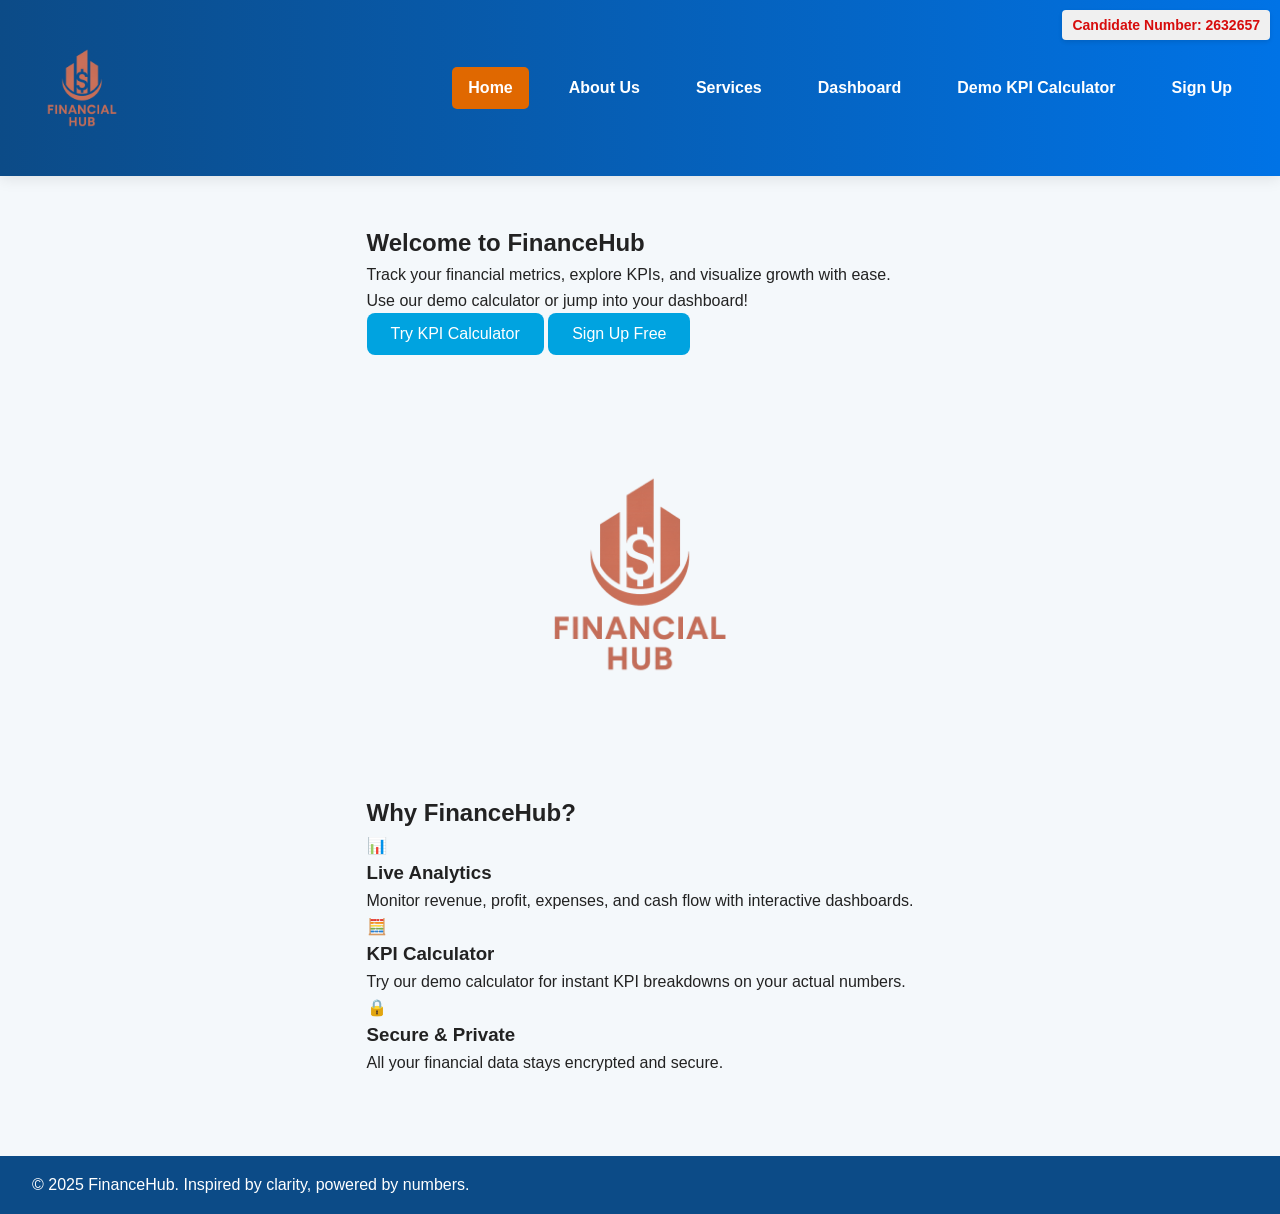
<file: findash pp/index.html>
<!--2632657-->
<!DOCTYPE html>
<html lang="en">
<head>
  <meta charset="UTF-8" />
  <meta name="viewport" content="width=device-width, initial-scale=1.0"/>
  <title>FinanceHub – Xero-Style Dashboard</title>
  <link rel="stylesheet" href="css/style.css" />
  <script defer src="js/script.js"></script>
</head>
<body>
  <div class="candidate-number">Candidate Number: 2632657</div>
  <header>
    <img src="img/logo.png" alt="FinanceHub Logo" class="logo"/>
    <nav>
      <ul>
        <li><a href="index.html" class="active">Home</a></li>
        <li><a href="about.html">About Us</a></li>
        <li><a href="services.html">Services</a></li>
        <li><a href="dashboard.html">Dashboard</a></li>
        <li><a href="demo.html">Demo KPI Calculator</a></li>
        <li><a href="signup.html">Sign Up</a></li>
      </ul>
    </nav>
  </header>
  <main>
    <section class="intro fade-section">
      <div class="hero-content">
        <h1>Welcome to FinanceHub</h1>
        <p>Track your financial metrics, explore KPIs, and visualize growth with ease.<br>
        Use our demo calculator or jump into your dashboard!</p>
        <div class="hero-buttons">
          <button class="accent" onclick="window.location='demo.html'">Try KPI Calculator</button>
          <button class="primary" onclick="window.location='signup.html'">Sign Up Free</button>
        </div>
      </div>
      <img src="img/logo.png" alt="FinanceHub Logo Large" style="max-width: 250px; display: block; margin: 2rem auto;" />
    </section>

    <section class="features fade-section">
      <h2>Why FinanceHub?</h2>
      <div class="feature-list">
        <div class="feature-card">
          <span class="icon">📊</span>
          <h3>Live Analytics</h3>
          <p>Monitor revenue, profit, expenses, and cash flow with interactive dashboards.</p>
        </div>
        <div class="feature-card">
          <span class="icon">🧮</span>
          <h3>KPI Calculator</h3>
          <p>Try our demo calculator for instant KPI breakdowns on your actual numbers.</p>
        </div>
        <div class="feature-card">
          <span class="icon">🔒</span>
          <h3>Secure & Private</h3>
          <p>All your financial data stays encrypted and secure.</p>
        </div>
      </div>
    </section>
  </main>
  <footer>
    <p>&copy; 2025 FinanceHub. Inspired by clarity, powered by numbers.</p>
  </footer>
</body>
</html>
</file>
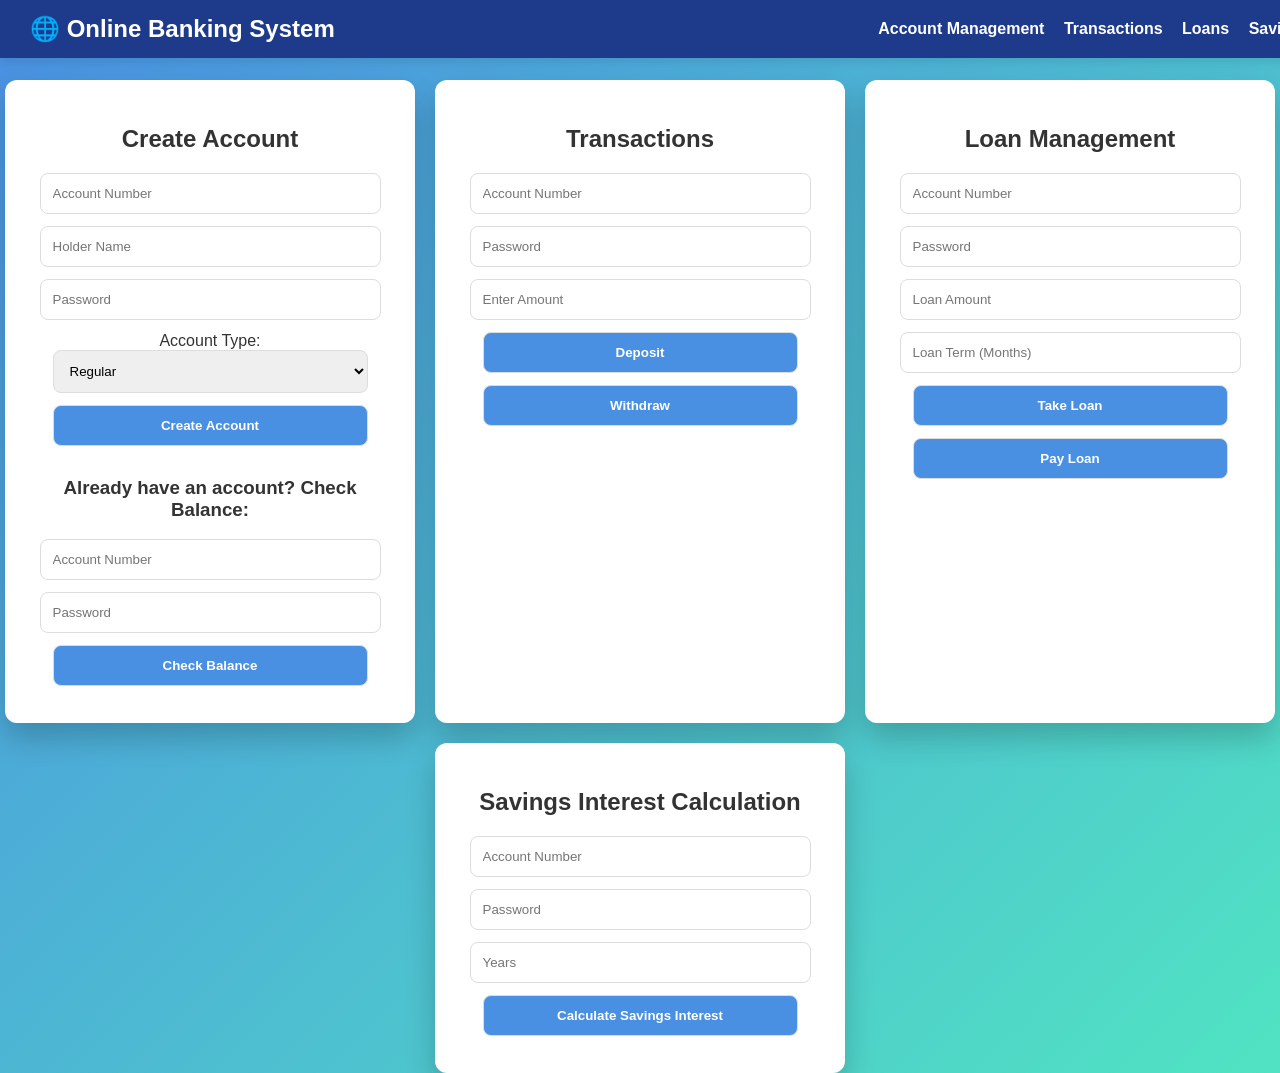
<file: OnlineBanking_Fully_Integrated/frontend/index.html>
<!DOCTYPE html>
<html lang="en">
<head>
    <meta charset="UTF-8">
    <meta name="viewport" content="width=device-width, initial-scale=1.0">
    <title>Online Bank Management System</title>
    <link rel="stylesheet" href="styles.css">
</head>
<body>
    <div class="navbar">
        <h1>🌐 Online Banking System</h1>
        <div class="nav-links">
            <a href="#" onclick="showSection('account')">Account Management</a>
            <a href="#" onclick="showSection('transactions')">Transactions</a>
            <a href="#" onclick="showSection('loans')">Loans</a>
            <a href="#" onclick="showSection('savings')">Savings</a>
        </div>
    </div>

    <div class="main-container">
        <div class="section" id="account-section">
            <h2>Create Account</h2>
            <input type="text" id="account-number" placeholder="Account Number">
            <input type="text" id="holder-name" placeholder="Holder Name">
            <input type="password" id="password" placeholder="Password">
            <label>Account Type:</label>
            <select id="account-type">
                <option value="regular">Regular</option>
                <option value="savings">Savings</option>
            </select>
            <button onclick="createAccount()">Create Account</button>
            <h3>Already have an account? Check Balance:</h3>
            <input type="text" id="login-account-number" placeholder="Account Number">
            <input type="password" id="login-password" placeholder="Password">
            <button onclick="checkBalance()">Check Balance</button>
        </div>

        <div class="section" id="transactions-section">
            <h2>Transactions</h2>
            <input type="text" id="transaction-account" placeholder="Account Number">
            <input type="password" id="transaction-password" placeholder="Password">
            <input type="number" id="amount" placeholder="Enter Amount">
            <button onclick="depositMoney()">Deposit</button>
            <button onclick="withdrawMoney()">Withdraw</button>
        </div>

        <div class="section" id="loans-section">
            <h2>Loan Management</h2>
            <input type="text" id="loan-account" placeholder="Account Number">
            <input type="password" id="loan-password" placeholder="Password">
            <input type="number" id="loan-amount" placeholder="Loan Amount">
            <input type="number" id="loan-term" placeholder="Loan Term (Months)">
            <button onclick="takeLoan()">Take Loan</button>
            <button onclick="payLoan()">Pay Loan</button>
        </div>

        <div class="section" id="savings-section">
            <h2>Savings Interest Calculation</h2>
            <input type="text" id="savings-account" placeholder="Account Number">
            <input type="password" id="savings-password" placeholder="Password">
            <input type="number" id="savings-years" placeholder="Years">
            <button onclick="calculateSavings()">Calculate Savings Interest</button>
        </div>

        <div class="response" id="response"></div>
    </div>

    <script src="app.js"></script>
</body>
</html>
</file>
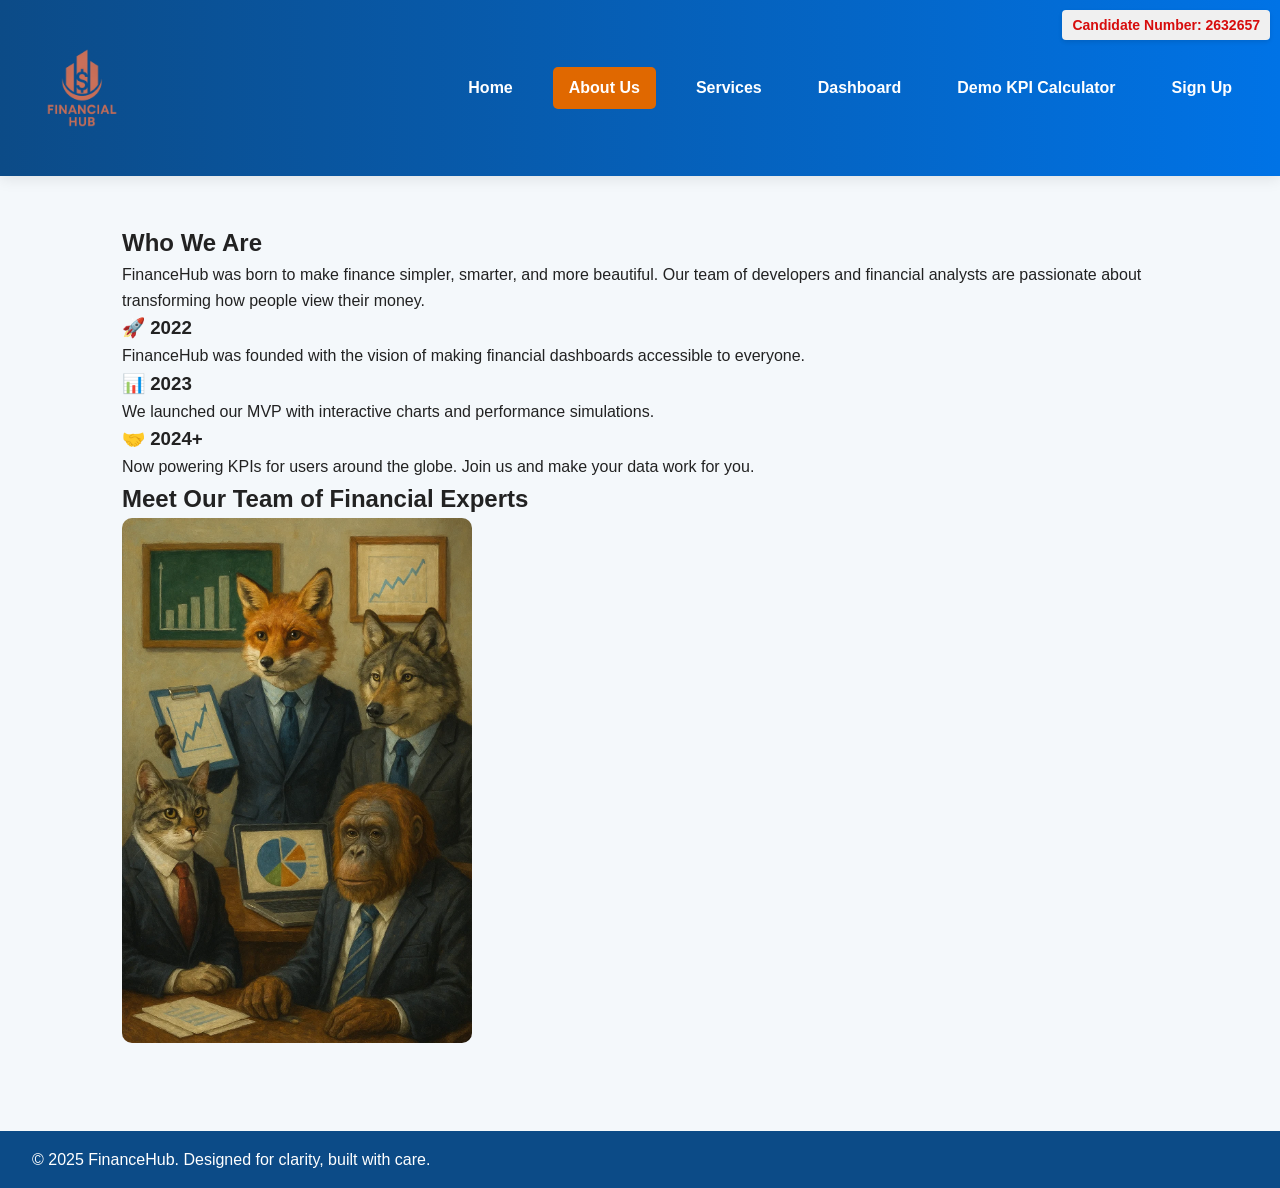
<file: findash pp/about.html>
<!--2632657-->
<!DOCTYPE html>
<html lang="en">
<head>
  <meta charset="UTF-8"/>
  <meta name="viewport" content="width=device-width, initial-scale=1.0"/>
  <title>About Us | FinanceHub</title>
  <link rel="stylesheet" href="css/style.css"/>
  <script defer src="js/script.js"></script>
</head>
<body>
  <div class="candidate-number">Candidate Number: 2632657</div>
  <header>
    <img src="img/logo.png" alt="FinanceHub Logo" class="logo"/>
    <nav>
      <ul>
        <li><a href="index.html">Home</a></li>
        <li><a href="about.html" class="active">About Us</a></li>
        <li><a href="services.html">Services</a></li>
        <li><a href="dashboard.html">Dashboard</a></li>
        <li><a href="demo.html">Demo KPI Calculator</a></li>
        <li><a href="signup.html">Sign Up</a></li>
      </ul>
    </nav>
  </header>
  <main>
    <section class="about-section fade-section">
      <h1>Who We Are</h1>
      <p>
        FinanceHub was born to make finance simpler, smarter, and more beautiful. Our team of developers and financial analysts are passionate about transforming how people view their money.
      </p>

      <div class="about-grid">
        <div class="about-card">
          <h3>🚀 2022</h3>
          <p>FinanceHub was founded with the vision of making financial dashboards accessible to everyone.</p>
        </div>
        <div class="about-card">
          <h3>📊 2023</h3>
          <p>We launched our MVP with interactive charts and performance simulations.</p>
        </div>
        <div class="about-card">
          <h3>🤝 2024+</h3>
          <p>Now powering KPIs for users around the globe. Join us and make your data work for you.</p>
        </div>
      </div>

      <div class="team-gallery fade-section">
        <h2>Meet Our Team of Financial Experts</h2>
        <div class="team-grid">
          <img src="img/assets_task_01jtzsdm6ef4v910s2enrvcyp4_1746971168_img_0 (2).jpg" alt="Team Member 1"/>
          
        </div>
      </div>
    </section>
  </main>
  <footer>
    <p>&copy; 2025 FinanceHub. Designed for clarity, built with care.</p>
  </footer>
</body>
</html>
</file>
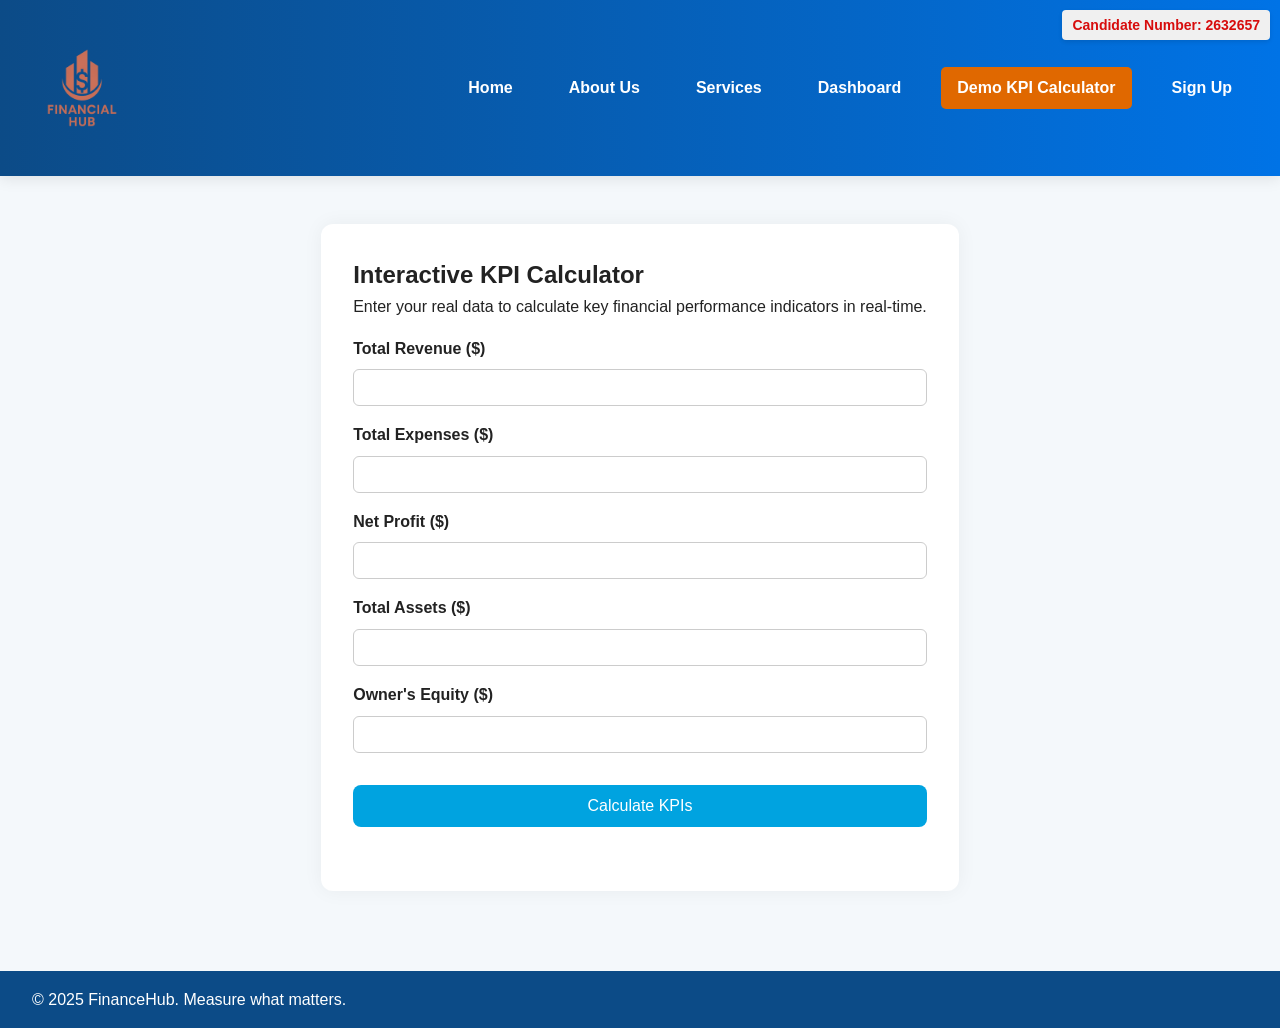
<file: findash pp/demo.html>
<!--2632657-->
<!DOCTYPE html>
<html lang="en">
<head>
  <meta charset="UTF-8"/>
  <meta name="viewport" content="width=device-width, initial-scale=1.0"/>
  <title>KPI Demo Calculator | FinanceHub</title>
  <link rel="stylesheet" href="css/style.css"/>
  <script defer src="js/script.js"></script>
</head>
<body>
  <div class="candidate-number">Candidate Number: 2632657</div>
  <header>
    <img src="img/logo.png" alt="FinanceHub Logo" class="logo"/>
    <nav>
      <ul>
        <li><a href="index.html">Home</a></li>
        <li><a href="about.html">About Us</a></li>
        <li><a href="services.html">Services</a></li>
        <li><a href="dashboard.html">Dashboard</a></li>
        <li><a href="demo.html" class="active">Demo KPI Calculator</a></li>
        <li><a href="signup.html">Sign Up</a></li>
      </ul>
    </nav>
  </header>

  <main>
    <section class="signup-form fade-section">
      <h1>Interactive KPI Calculator</h1>
      <p>Enter your real data to calculate key financial performance indicators in real-time.</p>
      <form id="kpiForm">
        <label for="revenue">Total Revenue ($)</label>
        <input type="number" id="revenue" required />

        <label for="expenses">Total Expenses ($)</label>
        <input type="number" id="expenses" required />

        <label for="netProfit">Net Profit ($)</label>
        <input type="number" id="netProfit" required />

        <label for="totalAssets">Total Assets ($)</label>
        <input type="number" id="totalAssets" required />

        <label for="equity">Owner's Equity ($)</label>
        <input type="number" id="equity" required />

        <button type="submit">Calculate KPIs</button>
      </form>

      <div id="kpiResults" class="fade-section" style="margin-top:2rem;"></div>
    </section>
  </main>

  <footer>
    <p>&copy; 2025 FinanceHub. Measure what matters.</p>
  </footer>

  <script>
    document.getElementById("kpiForm").addEventListener("submit", function(e) {
      e.preventDefault();
      const rev = parseFloat(document.getElementById("revenue").value);
      const exp = parseFloat(document.getElementById("expenses").value);
      const profit = parseFloat(document.getElementById("netProfit").value);
      const assets = parseFloat(document.getElementById("totalAssets").value);
      const equity = parseFloat(document.getElementById("equity").value);

      const netMargin = ((profit / rev) * 100).toFixed(2);
      const returnOnAssets = ((profit / assets) * 100).toFixed(2);
      const debtRatio = (((assets - equity) / assets) * 100).toFixed(2);

      document.getElementById("kpiResults").innerHTML = `
        <h2>Your KPI Results</h2>
        <ul>
          <li><strong>Net Profit Margin:</strong> ${netMargin}%</li>
          <li><strong>Return on Assets:</strong> ${returnOnAssets}%</li>
          <li><strong>Debt Ratio:</strong> ${debtRatio}%</li>
        </ul>
      `;
    });
  </script>
</body>
</html>
</file>
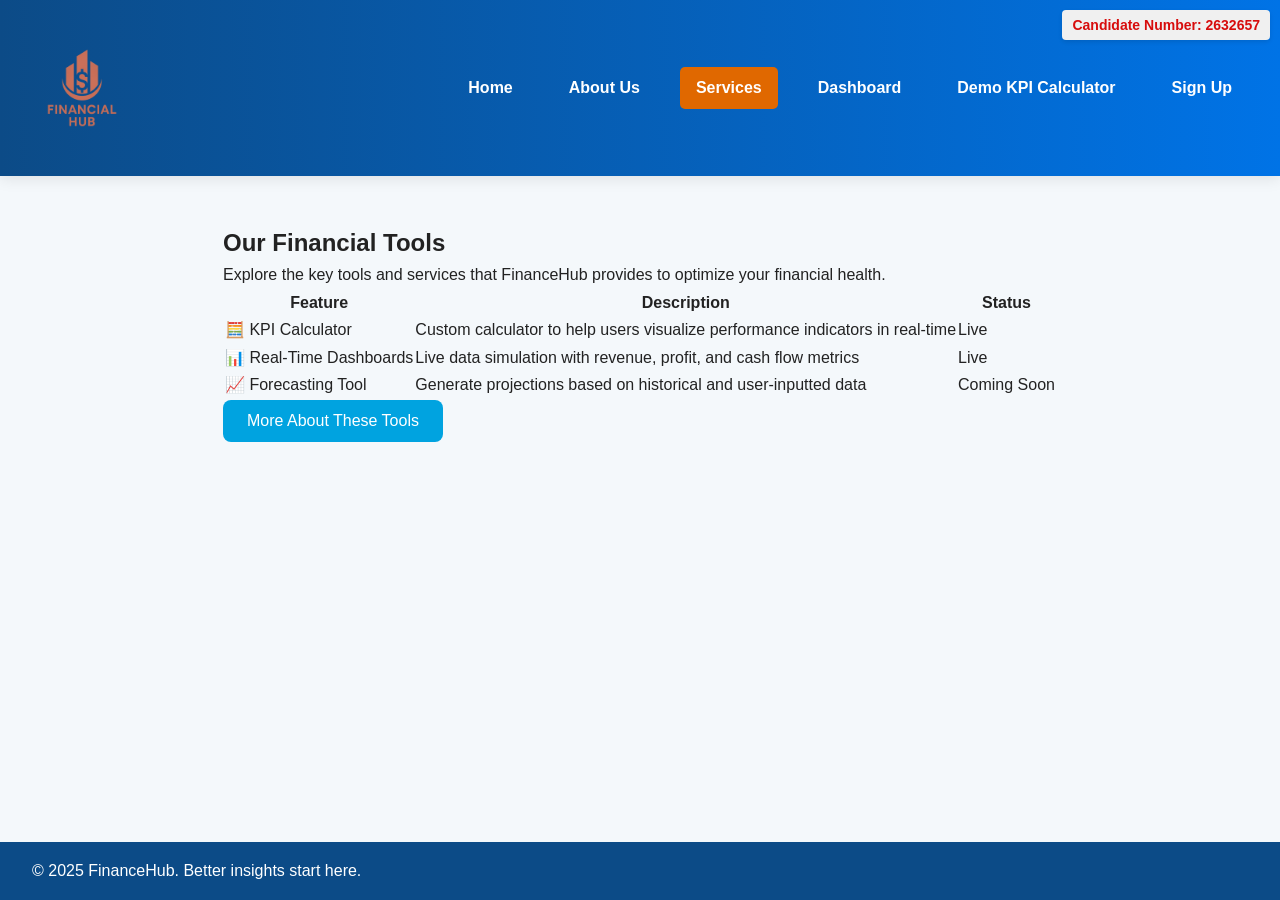
<file: findash pp/services.html>
<!--2632657-->
<!DOCTYPE html>
<html lang="en">
<head>
  <meta charset="UTF-8"/>
  <meta name="viewport" content="width=device-width, initial-scale=1.0"/>
  <title>Our Services | FinanceHub</title>
  <link rel="stylesheet" href="css/style.css"/>
  <script defer src="js/script.js"></script>
</head>
<body>
  <div class="candidate-number">Candidate Number: 2632657</div>
  <header>
    <img src="img/logo.png" alt="FinanceHub Logo" class="logo"/>
    <nav>
      <ul>
        <li><a href="index.html">Home</a></li>
        <li><a href="about.html">About Us</a></li>
        <li><a href="services.html" class="active">Services</a></li>
        <li><a href="dashboard.html">Dashboard</a></li>
        <li><a href="demo.html">Demo KPI Calculator</a></li>
        <li><a href="signup.html">Sign Up</a></li>
      </ul>
    </nav>
  </header>
  <main>
    <section class="services fade-section">
      <h1>Our Financial Tools</h1>
      <p>Explore the key tools and services that FinanceHub provides to optimize your financial health.</p>
      <table class="features-table">
        <thead>
          <tr>
            <th>Feature</th>
            <th>Description</th>
            <th>Status</th>
          </tr>
        </thead>
        <tbody>
          <tr class="fade-section">
            <td>🧮 KPI Calculator</td>
            <td>Custom calculator to help users visualize performance indicators in real-time</td>
            <td>Live</td>
          </tr>
          <tr class="fade-section">
            <td>📊 Real-Time Dashboards</td>
            <td>Live data simulation with revenue, profit, and cash flow metrics</td>
            <td>Live</td>
          </tr>
          <tr class="fade-section">
            <td>📈 Forecasting Tool</td>
            <td>Generate projections based on historical and user-inputted data</td>
            <td>Coming Soon</td>
          </tr>
        </tbody>
      </table>
      <button class="popup-btn" onclick="showProductPopup()">More About These Tools</button>
    </section>
  </main>
  <div id="productPopup" class="modal">
    <div class="modal-content">
      <span class="close-btn" onclick="closePopup()">&times;</span>
      <h2>Real-Time KPI Tools</h2>
      <p>FinanceHub empowers your decisions by helping you track your key metrics. With real-time updates and custom calculation tools, you're always ahead of the curve.</p>
    </div>
  </div>
  <footer>
    <p>&copy; 2025 FinanceHub. Better insights start here.</p>
  </footer>
</body>
</html>
</file>
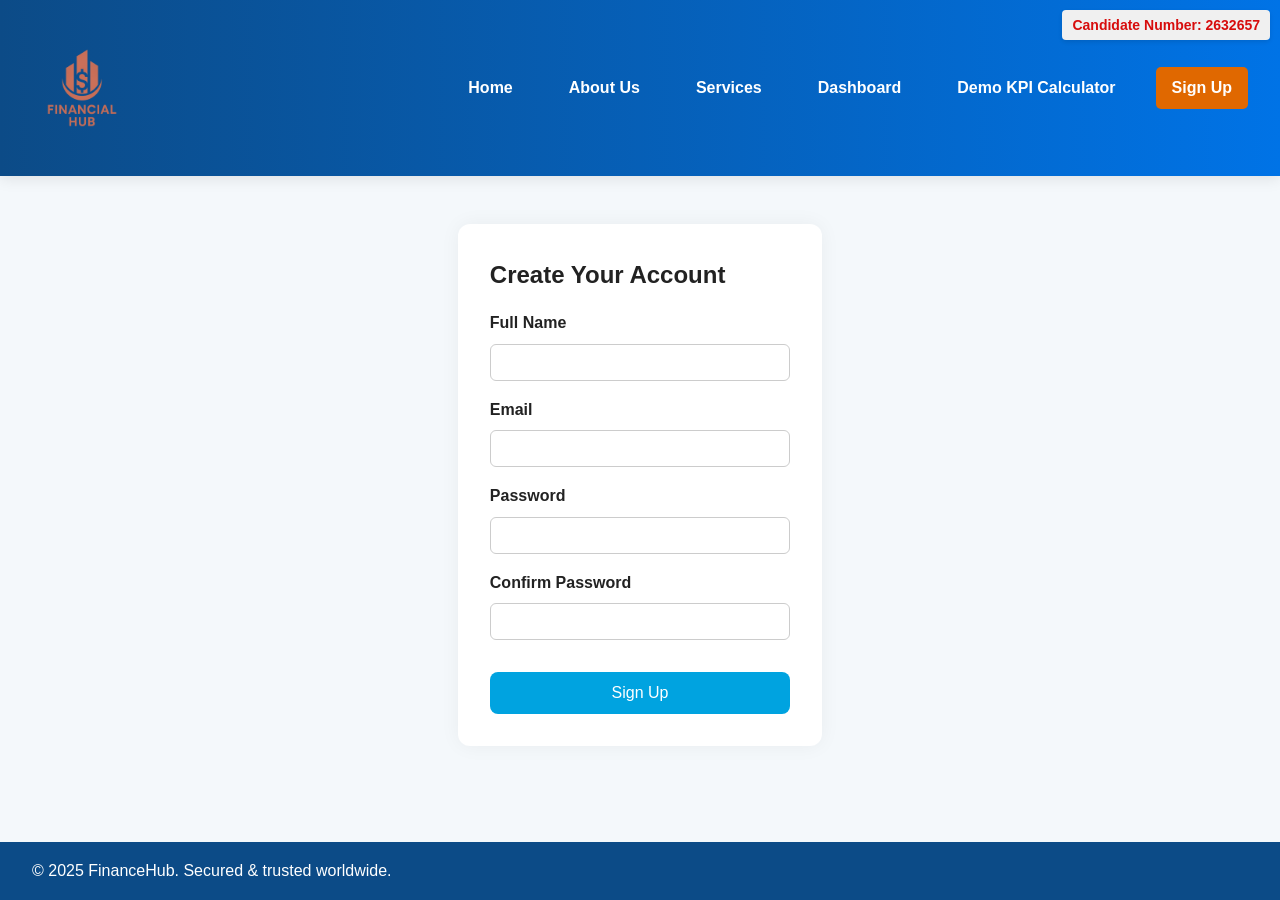
<file: findash pp/signup.html>
<!--2632657-->
<!DOCTYPE html>
<html lang="en">
<head>
  <meta charset="UTF-8"/>
  <meta name="viewport" content="width=device-width, initial-scale=1.0"/>
  <title>Sign Up | FinanceHub</title>
  <link rel="stylesheet" href="css/style.css"/>
  <script defer src="js/script.js"></script>
</head>
<body>
  <div class="candidate-number">Candidate Number: 2632657</div>
  <header>
    <img src="img/logo.png" alt="FinanceHub Logo" class="logo"/>
    <nav>
      <ul>
        <li><a href="index.html">Home</a></li>
        <li><a href="about.html">About Us</a></li>
        <li><a href="services.html">Services</a></li>
        <li><a href="dashboard.html">Dashboard</a></li>
        <li><a href="demo.html">Demo KPI Calculator</a></li>
        <li><a href="signup.html" class="active">Sign Up</a></li>
      </ul>
    </nav>
  </header>
  <main>
    <section class="signup-form fade-section">
      <h1>Create Your Account</h1>
      <form id="registerForm">
        <label for="name">Full Name</label>
        <input type="text" id="name" required/>
        <label for="email">Email</label>
        <input type="email" id="email" required/>
        <label for="password">Password</label>
        <input type="password" id="password" required minlength="6"/>
        <label for="confirm">Confirm Password</label>
        <input type="password" id="confirm" required/>
        <button type="submit">Sign Up</button>
      </form>
    </section>
  </main>
  <div id="signupSuccess" class="modal">
    <div class="modal-content">
      <span class="close-btn" onclick="closePopup()">&times;</span>
      <h2>🎉 Welcome to FinanceHub!</h2>
      <p>You’ve successfully signed up. Start exploring your dashboard!</p>
    </div>
  </div>
  <footer>
    <p>&copy; 2025 FinanceHub. Secured & trusted worldwide.</p>
  </footer>
</body>
</html>
</file>
<file: findash pp/css/style.css>
/* 2632657 */
:root {
  --primary: #0c4b87;
  --secondary: #0073e6;
  --accent: #00a3e0;
  --background: #f4f8fb;
  --text-dark: #222;
  --text-light: #fff;
  --font-main: 'Open Sans', 'Segoe UI', sans-serif;
}

* {
  margin: 0;
  padding: 0;
  box-sizing: border-box;
  scroll-behavior: smooth;
}

body {
  display: flex;
  flex-direction: column;
  min-height: 100vh;
  font-family: var(--font-main);
  background: var(--background);
  color: var(--text-dark);
  line-height: 1.6;
}

main {
  flex: 1;
  padding: 3rem 2rem;
  max-width: 1100px;
  margin: auto;
  min-height: 60vh;
}


header, footer {
  background: var(--primary);
  color: var(--text-light);
  padding: 1rem 2rem;
  display: flex;
  align-items: center;
  justify-content: space-between;
  position: relative;
}

footer {
  text-align: center;
  flex-shrink: 0;
}


header {
  background: linear-gradient(to right, #0c4b87, #0073e6);
  padding: 0.8rem 2rem;
  display: flex;
  align-items: center;
  justify-content: space-between;
  box-shadow: 0 2px 15px rgba(0, 0, 0, 0.1);
  position: sticky;
  top: 0;
  z-index: 100;
}

nav ul {
  list-style: none;
  display: flex;
  gap: 1.5rem;
  margin: 0px;
  padding: 0px;
  align-items: center;
    
}

nav a {
  text-decoration: none;
  color: #fff;
  font-weight: 600;
  padding: 0.5rem 1rem;
  border-radius: 5px;
  transition: background 0.3s, color 0.3s;
  display: inline-block
;
}

nav a:hover {
  background: rgba(255, 255, 255, 0.2);
  color: #fff;
}

nav a.active {
  background: #e06800;
  color: #fff;
  border-radius: 5px;
}

.logo {
  height: 150px; 
  width: auto;
}



.signup-form,
.modal-content {
  background: white;
  padding: 2rem;
  border-radius: 12px;
  box-shadow: 0 0 20px rgba(0, 0, 0, 0.05);
}

.signup-form label {
  display: block;
  margin-top: 1rem;
  font-weight: 600;
}

.signup-form input {
  width: 100%;
  padding: 10px;
  margin-top: 0.5rem;
  border: 1px solid #ccc;
  border-radius: 6px;
}

.signup-form button {
  margin-top: 2rem;
  width: 100%;
  background: var(--accent);
  color: white;
  border: none;
  padding: 12px 24px;
  font-size: 1rem;
  cursor: pointer;
  transition: background 0.3s ease;
}

.signup-form button:hover {
  background: var(--secondary);
}


.charts {
  display: flex;
  flex-wrap: wrap;
  gap: 2rem;
  justify-content: center;
  margin-top: 2rem;
}

.charts canvas {
  width: 350px ; 
  height: 250px ; 
  max-width: 100%;
  max-height: 250px;
  background: white;
  border: 1px solid #ddd;
  border-radius: 10px;
  box-shadow: 0 0 15px rgba(0, 0, 0, 0.1);
}



.modal {
  display: none;
  position: fixed;
  z-index: 1000;
  left: 0;
  top: 0;
  width: 100%;
  height: 100%;
  background: rgba(0, 0, 0, 0.5);
  align-items: center;
  justify-content: center;
}

.modal-content {
  max-width: 400px;
  text-align: center;
  position: relative;
}

.close-btn {
  position: absolute;
  top: 12px;
  right: 20px;
  font-size: 20px;
  color: #999;
  cursor: pointer;
}


button {
  background: var(--accent);
  border: none;
  padding: 12px 24px;
  color: white;
  font-size: 1rem;
  border-radius: 8px;
  cursor: pointer;
  transition: background 0.3s ease, transform 0.2s;
}

button:hover {
  background: var(--secondary);
  transform: translateY(-3px);
}


section {
  margin-bottom: 2rem;
}

.fade-section {
  opacity: 0;
  transform: translateY(20px);
  transition: all 0.5s ease-out;
}

.fade-section.visible {
  opacity: 1;
  transform: translateY(0);
}
img {
  width: 350px;
  height: auto;
  border-radius: 10px;
}
.candidate-number {
  position: fixed;
  top: 10px;
  right: 10px;
  font-size: 14px;
  color: #d70c0c;
  background-color: #f0f0f0;
  padding: 4px 10px;
  border-radius: 4px;
  z-index: 1000;
  font-weight: bold;
  box-shadow: 0 2px 4px rgba(0, 0, 0, 0.1);
}
</file>
<file: OnlineBanking_Fully_Integrated/frontend/styles.css>
body {
    font-family: 'Poppins', sans-serif;
    background: linear-gradient(135deg, #4A90E2, #50E3C2);
    margin: 0;
    padding: 0;
    color: #333;
}

.navbar {
    background-color: #1E3A8A;
    padding: 15px 30px;
    display: flex;
    justify-content: space-between;
    align-items: center;
    color: #ffffff;
    width: 100%;
    position: fixed;
    top: 0;
    box-shadow: 0 4px 10px rgba(0, 0, 0, 0.1);
}

.navbar h1 {
    font-size: 1.5rem;
    margin: 0;
}

.nav-links a {
    color: #ffffff;
    margin-left: 15px;
    text-decoration: none;
    font-weight: bold;
    transition: color 0.3s;
}

.nav-links a:hover {
    color: #FFC107;
}

.main-container {
    margin-top: 80px;
    display: flex;
    justify-content: center;
    flex-wrap: wrap;
    gap: 20px;
}

.section {
    background-color: #ffffff;
    padding: 25px 30px;
    border-radius: 12px;
    box-shadow: 0 15px 30px rgba(0, 0, 0, 0.2);
    text-align: center;
    width: 350px;
    transition: all 0.3s;
}

input, select, button {
    width: 90%;
    padding: 12px;
    margin-bottom: 12px;
    border: 1px solid #ddd;
    border-radius: 8px;
    transition: all 0.3s;
}

input:focus, select:focus {
    outline: none;
    border-color: #4A90E2;
    box-shadow: 0 0 5px rgba(74, 144, 226, 0.5);
}

button {
    background-color: #4A90E2;
    color: #ffffff;
    cursor: pointer;
    font-weight: bold;
}

button:hover {
    background-color: #357ABD;
}

.response {
    background-color: #e0f7fa;
    padding: 10px;
    margin-top: 15px;
    border-left: 4px solid #4A90E2;
    display: none;
    font-weight: bold;
}
</file>
